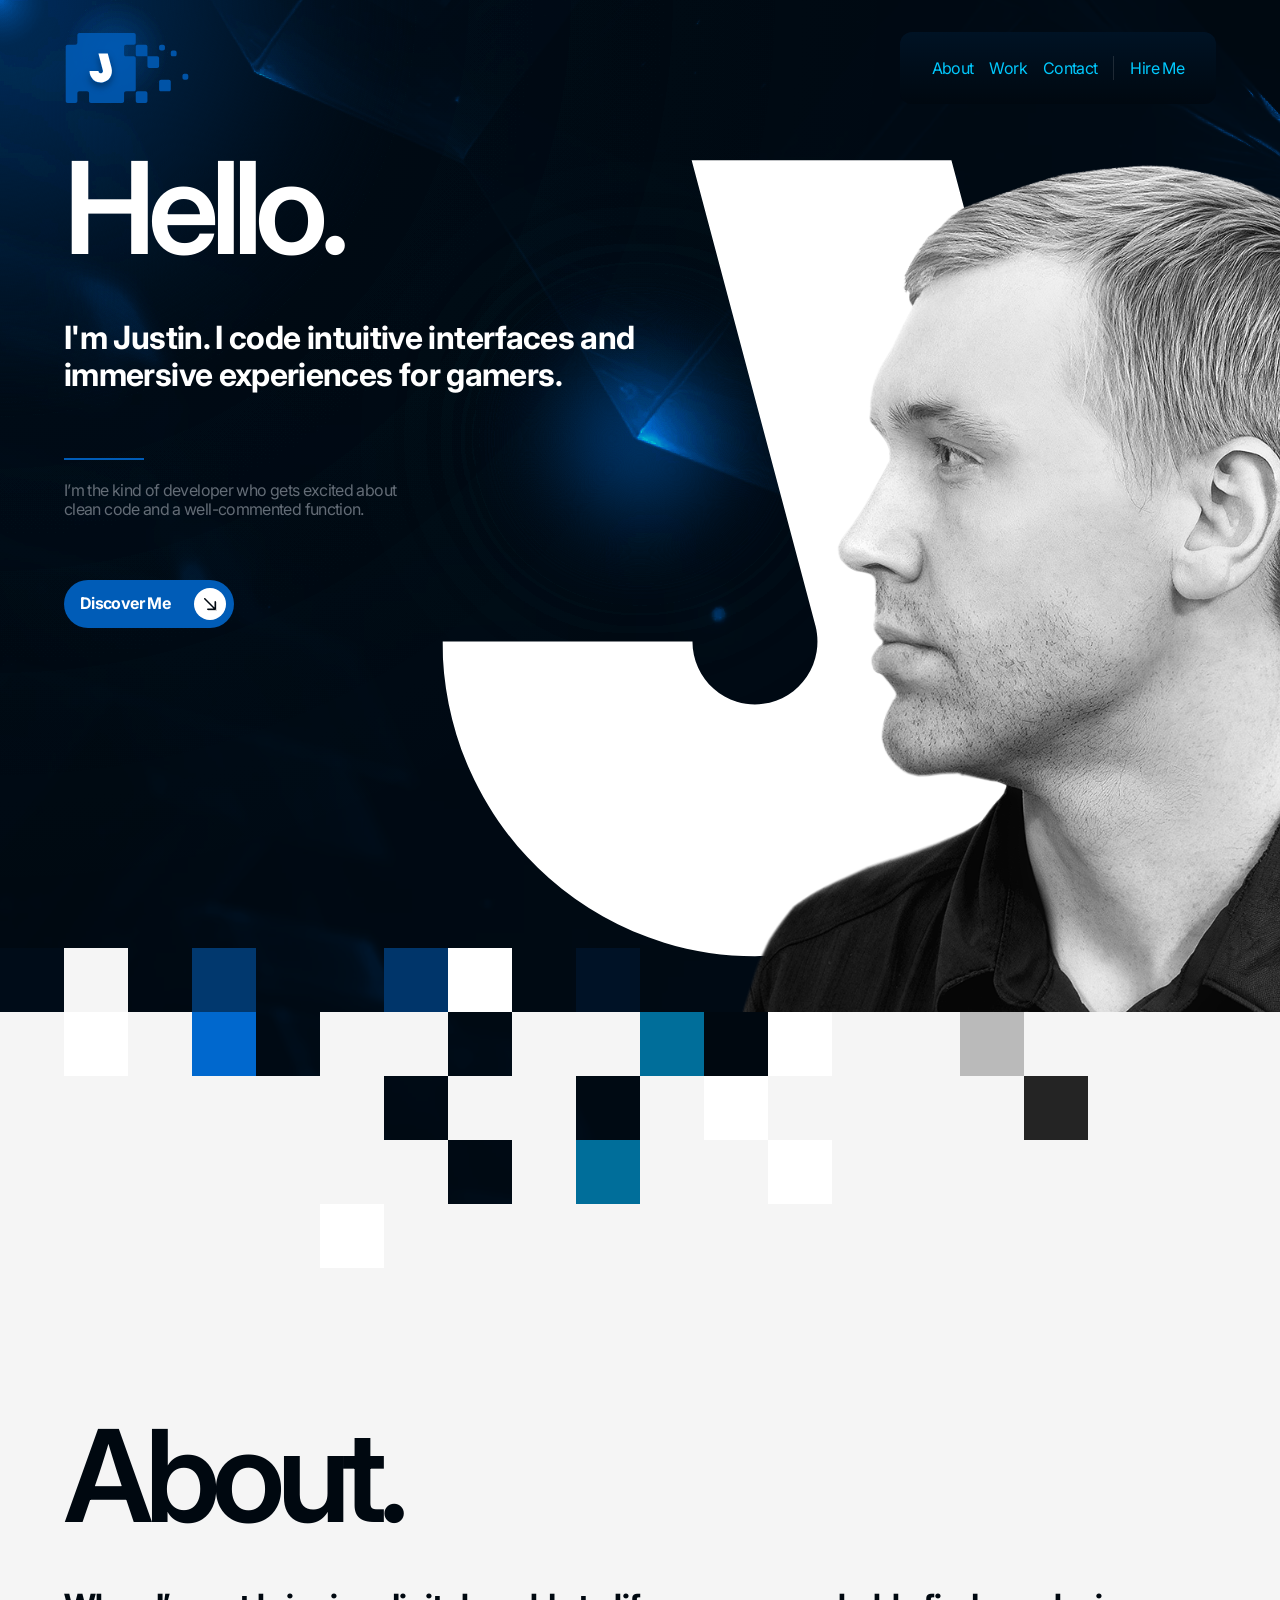
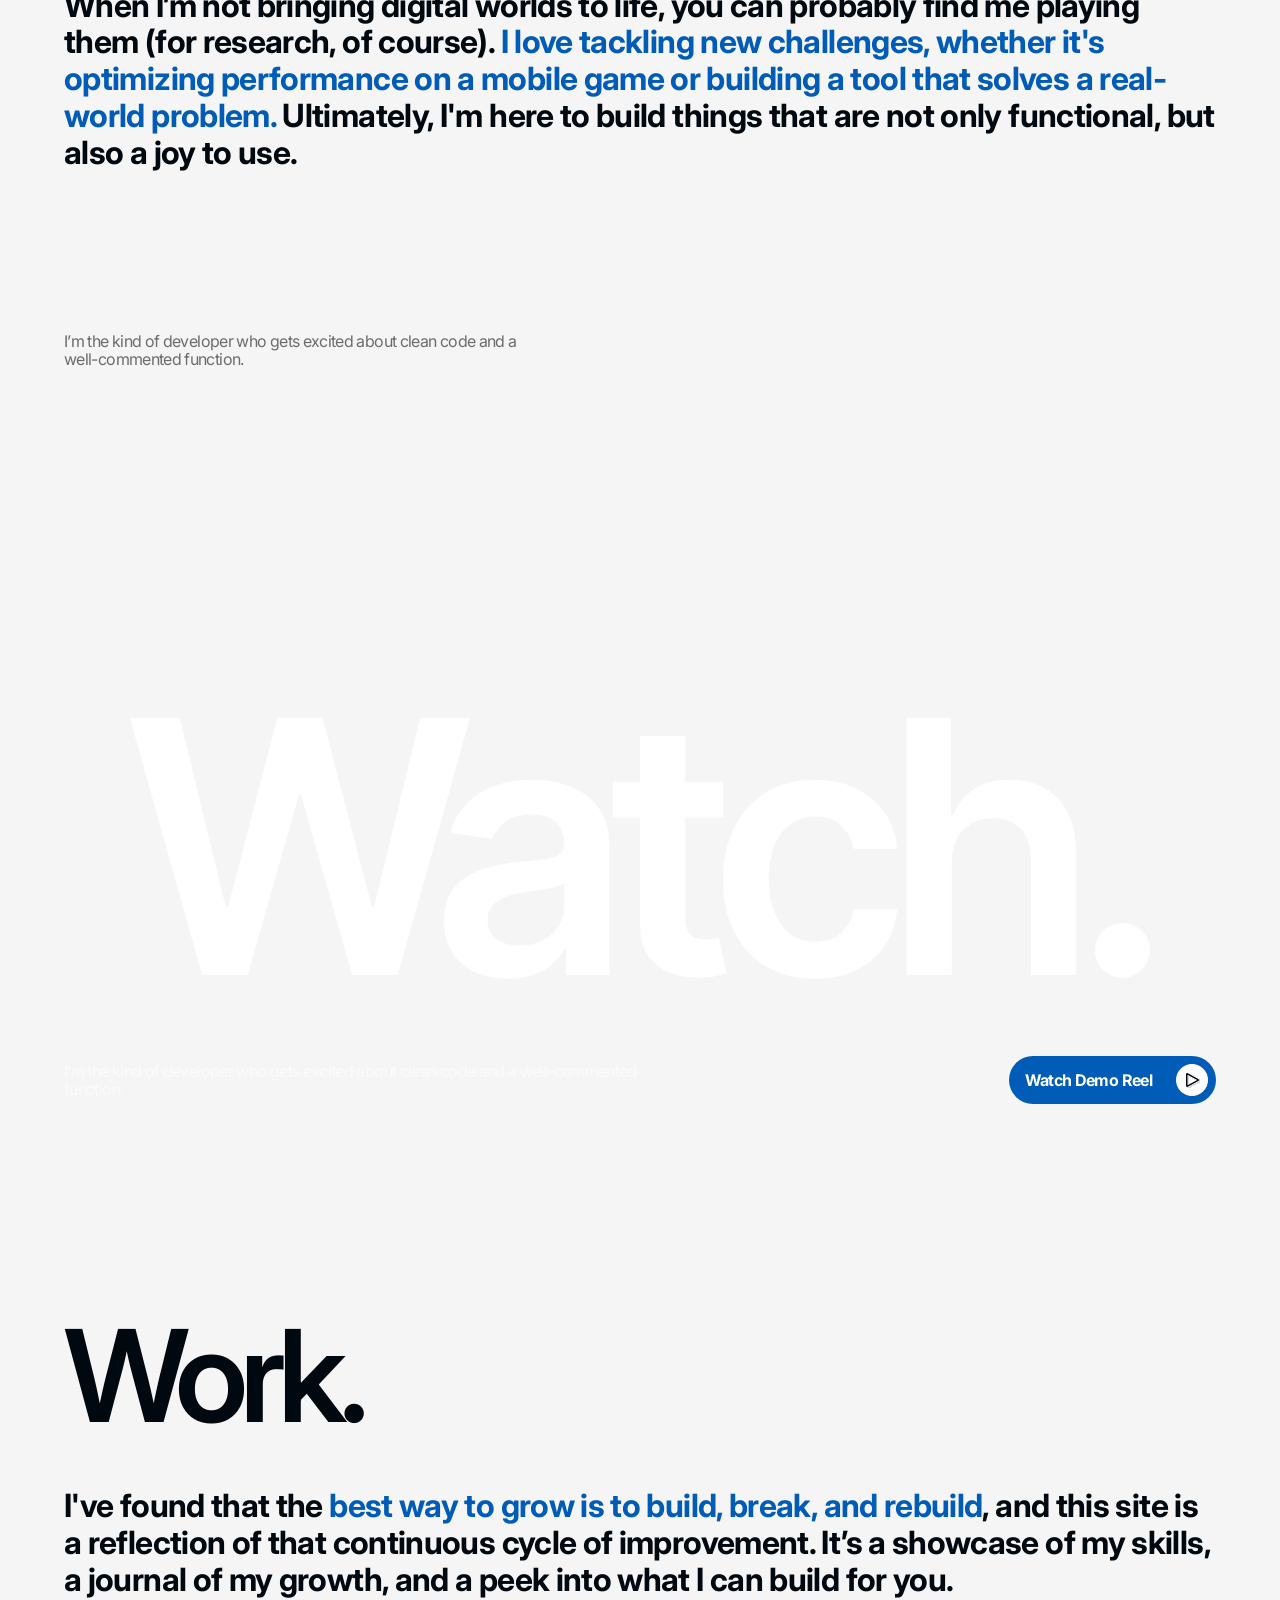
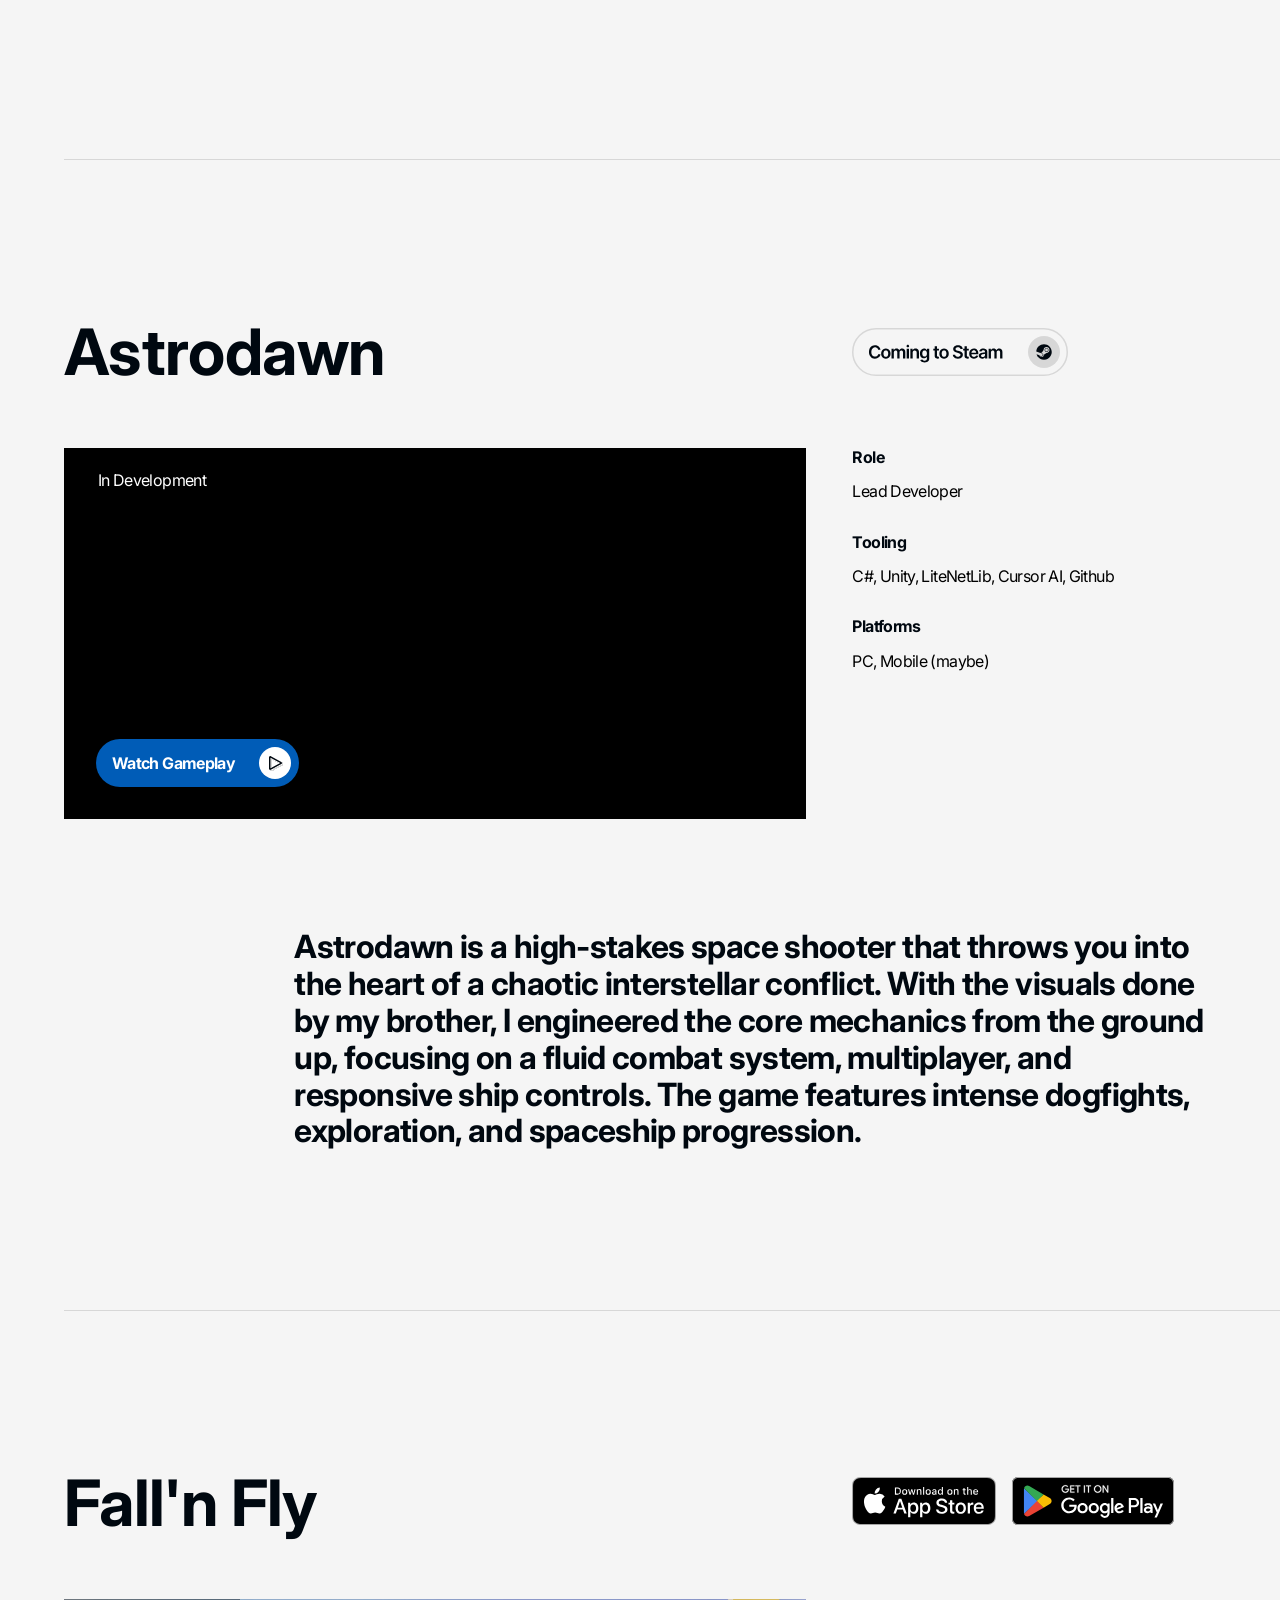
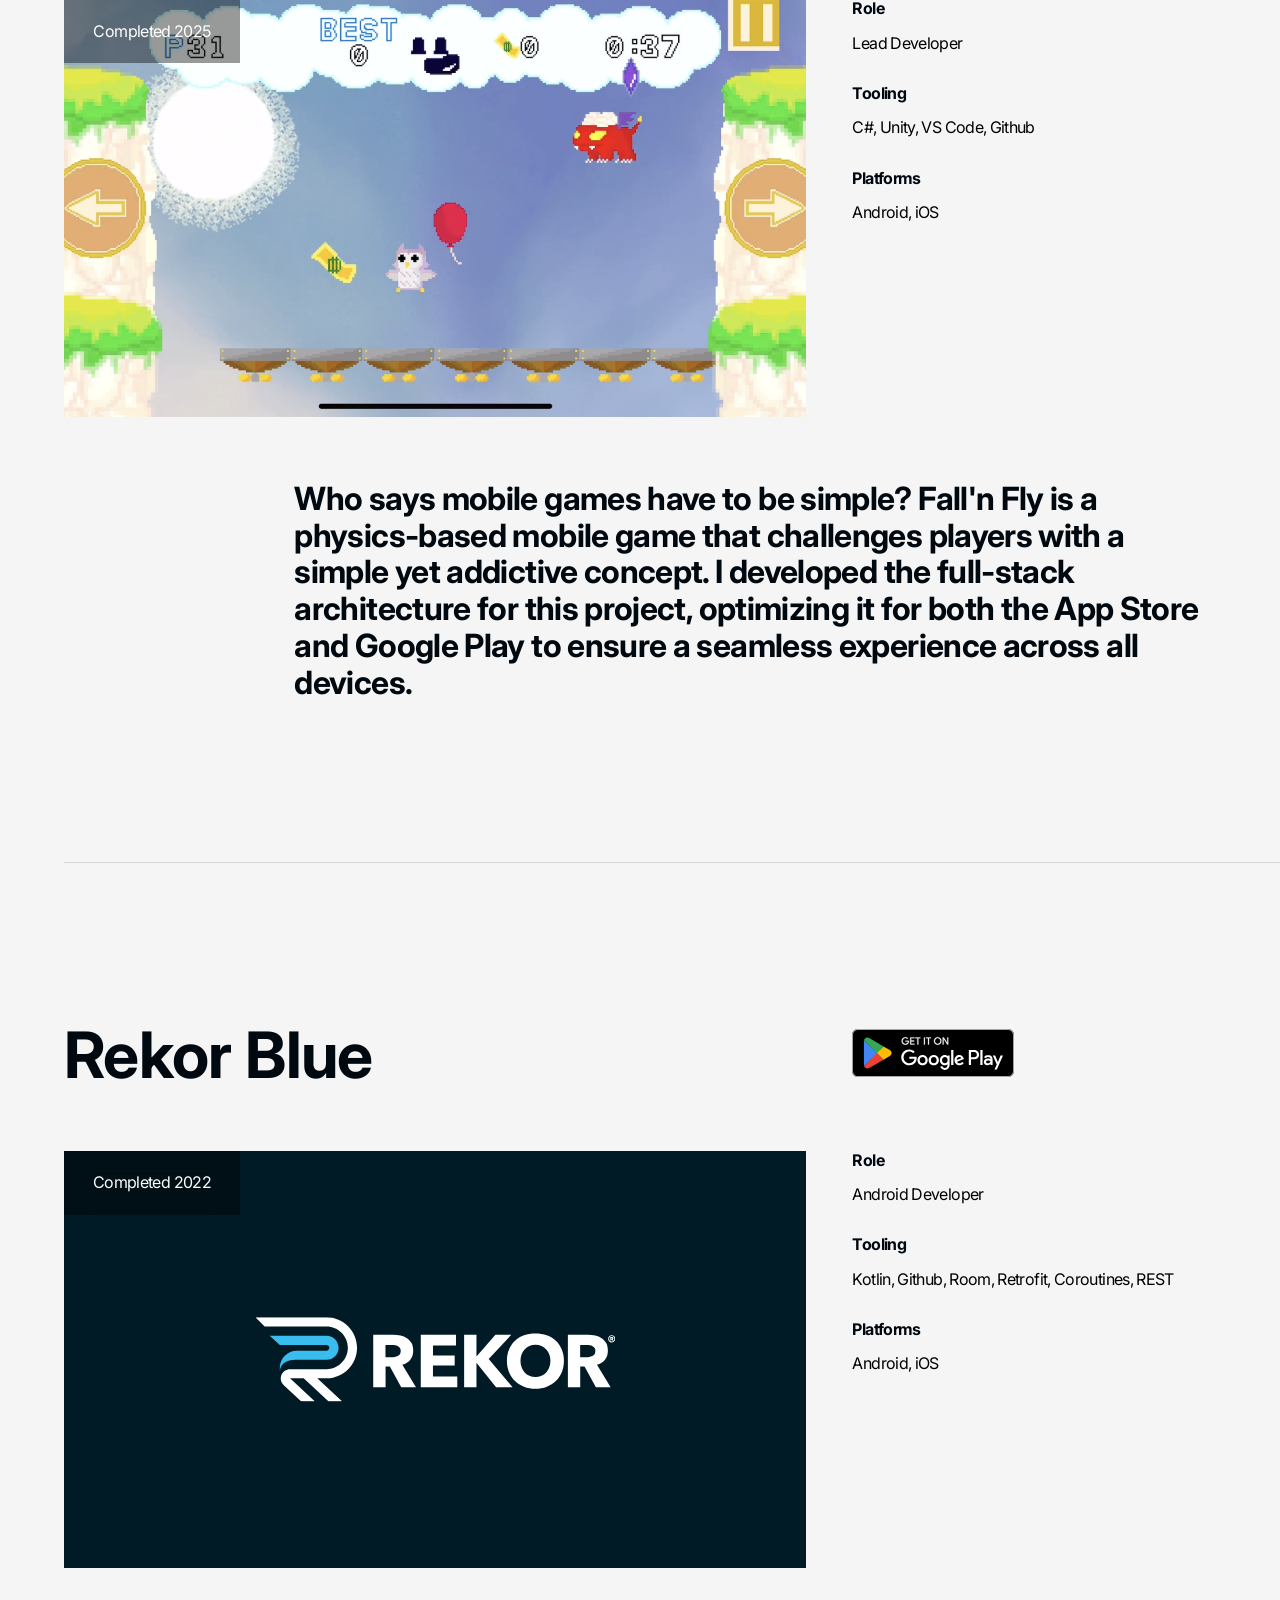
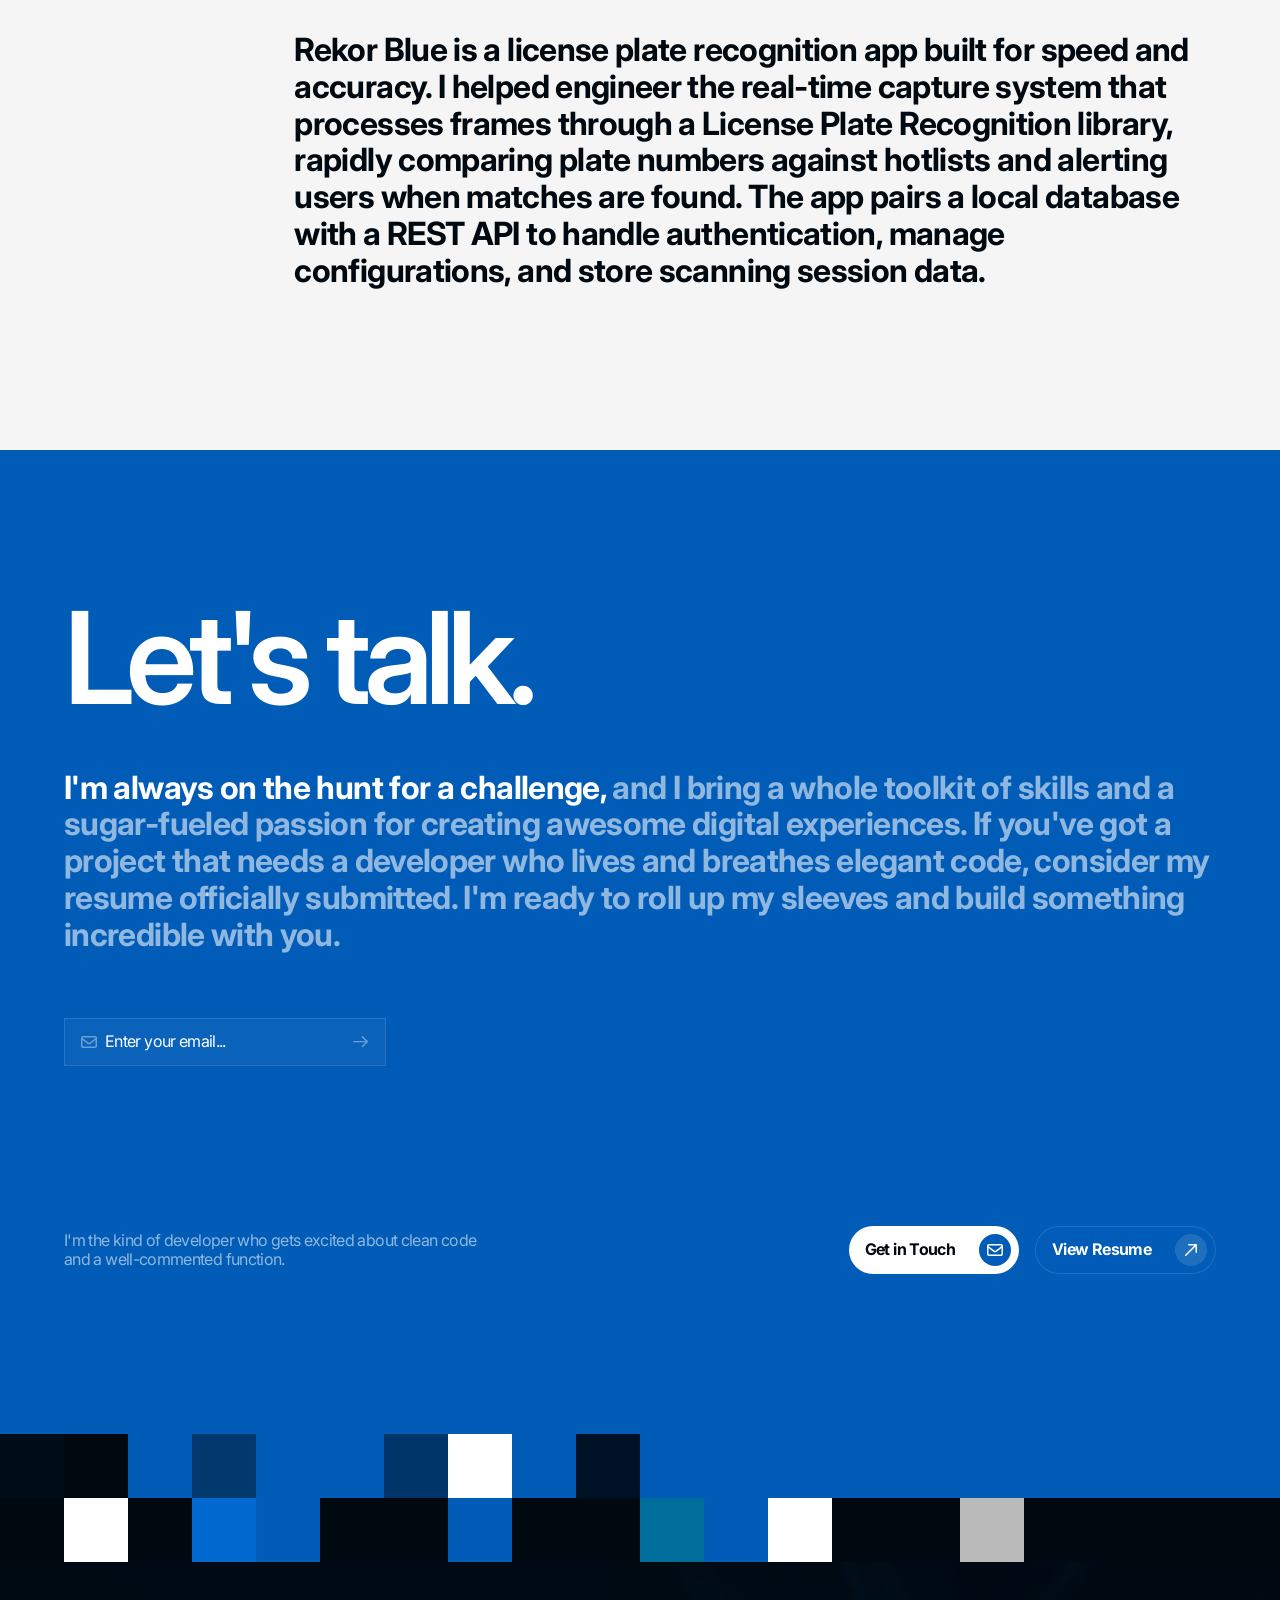
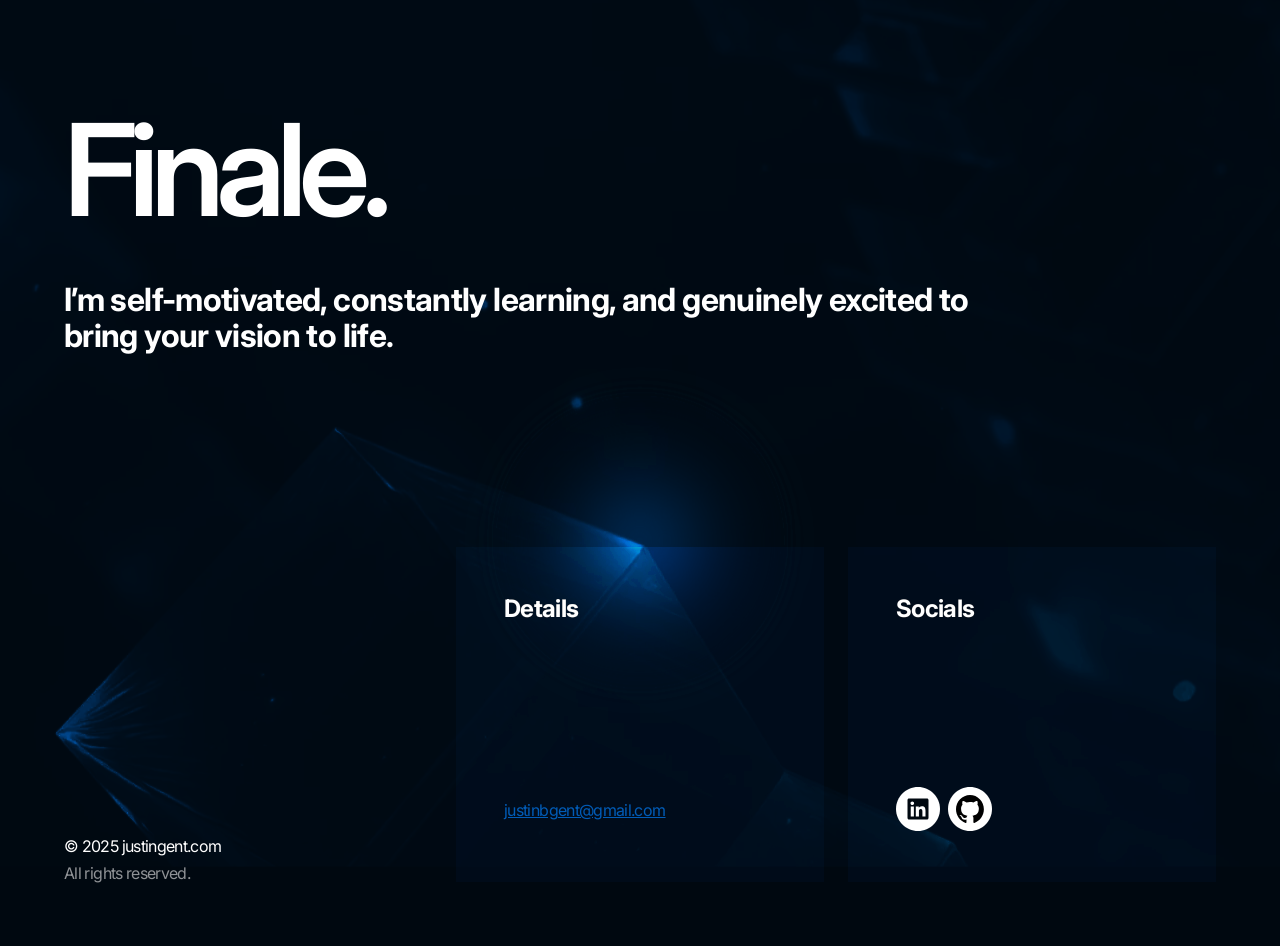
<file: index.html>
<!DOCTYPE html>
<html lang="en">

<head>
    <meta charset="UTF-8">
    <meta name="viewport" content="width=device-width, initial-scale=1.0">

    <title>Justin Gent</title>
    <link rel="preconnect" href="https://fonts.googleapis.com">
    <link rel="preconnect" href="https://fonts.gstatic.com" crossorigin>
    <link rel="stylesheet"
        href="https://fonts.googleapis.com/css2?family=Inter:ital,opsz,wght@0,14..32,100..900;1,14..32,100..900&display=swap">
    <link rel="stylesheet" href="./css/normalize.css">
    <link rel="stylesheet" href="./css/pixel-blocks.css">
    <link rel="stylesheet" href="./css/base.css">
    <link rel="stylesheet" href="./css/logo.css">
    <link rel="stylesheet" href="./css/navigation.css">
    <link rel="stylesheet" href="./css/hero.css">
    <link rel="stylesheet" href="./css/about.css">
    <link rel="stylesheet" href="./css/work.css">
    <link rel="stylesheet" href="./css/contact.css">
    <link rel="stylesheet" href="./css/finale.css">

    <!-- EmailJS SDK -->
    <!-- <script type="text/javascript" src="https://cdn.jsdelivr.net/npm/@emailjs/browser@4/dist/email.min.js"></script> -->
    <script src="./js/navigation.js"></script>
    <script src="./js/buttons.js"></script>
    <!-- <script src="./js/contact.js"></script> -->
</head>

<body>
    <div id="page-wrapper">
        <div id="navigation">
            <div id="logo">
                <img id="logo-img" src="./assets/logo.svg" alt="Logo">
            </div>
            <div id="navigation-items">
                <div id="nav-hideable-items">
                    <a id="about-nav" href="#about-wrapper">About</a>
                    <a id="work-nav" href="#work-wrapper">Work</a>
                    <a id="contact-nav" href="#contact-wrapper">Contact</a>
                </div>
                <div id="nav-visible-items">
                    <div id="divider-nav"></div>
                    <a id="hire-me-nav" href="./assets/Resume.pdf">Hire Me</a>
                    <img id="nav-menu-button" src="./assets/sandwich_padded.svg" alt="Menu Button">
                </div>
            </div>
        </div>

        <div id="hero-wrapper">
            <div id="hero-content">
                <div id="hero-text">
                    <h1>Hello.</h1>
                    <h3>I'm Justin. I code intuitive interfaces and immersive experiences for gamers.</h3>
                    <div id="divider-hero"></div>
                    <p>I’m the kind of developer who gets excited about clean code and a well-commented function.</p>
                    <div id="discover-me-button" class="button">
                        <h4>Discover Me</h4>
                        <img src="./assets/down_right_arrow_white.svg" alt="Down Right Arrow">
                    </div>
                </div>
            </div>
            <img id="hero-bg-img" src="./assets/hero_bg.webp" alt="Hero background">
            <div id="hero-bg-gradient-overlay"></div>
            <div id="gradient-overlay"></div>
            <div id="hero-bg-gradient-overlay-top-left"></div>
            <div id="hero-bg-gradient-overlay-bottom"></div>
            <div id="pixel-blocks-margin-top"></div>
            <div class="pixel-blocks">
                <div class="block-row">
                    <div class="square" id="square-1"></div>
                    <div class="square" id="square-2"></div>
                    <div class="square" id="square-3"></div>
                    <div class="square" id="square-4"></div>
                    <div class="square" id="square-5"></div>
                    <div class="square" id="square-6"></div>
                    <div class="square" id="square-7"></div>
                    <div class="square" id="square-8"></div>
                    <div class="square" id="square-9"></div>
                    <div class="square" id="square-10"></div>
                    <div class="square" id="square-11"></div>
                    <div class="square" id="square-12"></div>
                    <div class="square" id="square-13"></div>
                    <div class="square" id="square-14"></div>
                    <div class="square" id="square-15"></div>
                    <div class="square" id="square-16"></div>
                    <div class="square" id="square-17"></div>
                    <div class="square" id="square-18"></div>
                    <div class="square" id="square-19"></div>
                    <div class="square" id="square-20"></div>
                </div>
                <div class="block-row">
                    <div class="square" id="square-21"></div>
                    <div class="square" id="square-22"></div>
                    <div class="square" id="square-23"></div>
                    <div class="square" id="square-24"></div>
                    <div class="square" id="square-25"></div>
                    <div class="square" id="square-26"></div>
                    <div class="square" id="square-27"></div>
                    <div class="square" id="square-28"></div>
                    <div class="square" id="square-29"></div>
                    <div class="square" id="square-30"></div>
                    <div class="square" id="square-31"></div>
                    <div class="square" id="square-32"></div>
                    <div class="square" id="square-33"></div>
                    <div class="square" id="square-34"></div>
                    <div class="square" id="square-35"></div>
                    <div class="square" id="square-36"></div>
                    <div class="square" id="square-37"></div>
                    <div class="square" id="square-38"></div>
                    <div class="square" id="square-39"></div>
                    <div class="square" id="square-40"></div>
                </div>
                <div class="block-row">
                    <div class="square" id="square-41"></div>
                    <div class="square" id="square-42"></div>
                    <div class="square" id="square-43"></div>
                    <div class="square" id="square-44"></div>
                    <div class="square" id="square-45"></div>
                    <div class="square" id="square-46"></div>
                    <div class="square" id="square-47"></div>
                    <div class="square" id="square-48"></div>
                    <div class="square" id="square-49"></div>
                    <div class="square" id="square-50"></div>
                    <div class="square" id="square-51"></div>
                    <div class="square" id="square-52"></div>
                    <div class="square" id="square-53"></div>
                    <div class="square" id="square-54"></div>
                    <div class="square" id="square-55"></div>
                    <div class="square" id="square-56"></div>
                    <div class="square" id="square-57"></div>
                    <div class="square" id="square-58"></div>
                    <div class="square" id="square-59"></div>
                    <div class="square" id="square-60"></div>
                </div>
                <div class="block-row">
                    <div class="square" id="square-61"></div>
                    <div class="square" id="square-62"></div>
                    <div class="square" id="square-63"></div>
                    <div class="square" id="square-64"></div>
                    <div class="square" id="square-65"></div>
                    <div class="square" id="square-66"></div>
                    <div class="square" id="square-67"></div>
                    <div class="square" id="square-68"></div>
                    <div class="square" id="square-69"></div>
                    <div class="square" id="square-70"></div>
                    <div class="square" id="square-71"></div>
                    <div class="square" id="square-72"></div>
                    <div class="square" id="square-73"></div>
                    <div class="square" id="square-74"></div>
                    <div class="square" id="square-75"></div>
                    <div class="square" id="square-76"></div>
                    <div class="square" id="square-77"></div>
                    <div class="square" id="square-78"></div>
                    <div class="square" id="square-79"></div>
                    <div class="square" id="square-80"></div>
                </div>
                <div class="block-row">
                    <div class="square" id="square-81"></div>
                    <div class="square" id="square-82"></div>
                    <div class="square" id="square-83"></div>
                    <div class="square" id="square-84"></div>
                    <div class="square" id="square-85"></div>
                    <div class="square" id="square-86"></div>
                    <div class="square" id="square-87"></div>
                    <div class="square" id="square-88"></div>
                    <div class="square" id="square-89"></div>
                    <div class="square" id="square-90"></div>
                    <div class="square" id="square-91"></div>
                    <div class="square" id="square-92"></div>
                    <div class="square" id="square-93"></div>
                    <div class="square" id="square-94"></div>
                    <div class="square" id="square-95"></div>
                    <div class="square" id="square-96"></div>
                    <div class="square" id="square-97"></div>
                    <div class="square" id="square-98"></div>
                    <div class="square" id="square-99"></div>
                    <div class="square" id="square-100"></div>
                </div>
            </div>
            <div id="midground-img-container">
                <img id="union-img" src="./assets/Union.svg" alt="Union">
                <img id="portrait-img" src="./assets/portrait.png" alt="Portrait">
            </div>
        </div>

        <div id="about-wrapper">
            <div id="about-content">
                <h1>About.</h1>
                <h3>When I’m not bringing digital worlds to life, you can probably find me playing them (for research,
                    of course). <span class="highlight-blue">I love tackling new challenges, whether it's optimizing
                        performance on a mobile game or
                        building a tool that solves a real-world problem.</span> Ultimately, I'm here to build things
                    that are not
                    only functional, but also a joy to use.</h3>
                <div id="about-content-button-wrapper" class="button-layout">
                    <p>I’m the kind of developer who gets excited about clean code and a well-commented function.</p>
                    <div id="view-my-work-button" class="button">
                        <h4>View My Work</h4>
                        <img src="./assets/down_right_arrow_blue.svg" alt="Down Right Arrow">
                    </div>
                </div>
            </div>
            <div id="about-video-wrapper">
                <video id="about-video" src="./assets/SI-website-video-02.mp4" muted></video>
                <img id="watch-img" src="./assets/Watch.svg" alt="Watch.">
                <div id="about-video-button-wrapper" class="button-layout">
                    <p>I’m the kind of developer who gets excited about clean code and a well-commented function.
                    </p>
                    <div id="watch-demo-reel-button" class="button">
                        <h4>Watch Demo Reel</h4>
                        <img src="./assets/play_graphic.svg" alt="Play Button">
                    </div>
                </div>
            </div>
        </div>

        <div id="work-wrapper">
            <div id="work-content">
                <div id="work-content-header">
                    <h1>Work.</h1>
                    <h3>I've found that the <span class="highlight-blue">best way to grow is to build, break, and
                            rebuild</span>, and this site is a reflection of that continuous cycle of improvement. It’s
                        a showcase of my skills, a journal of my growth, and a peek into what I can build for you.</h3>
                </div>
                <div id="work-divider"></div>
                <div class="work-section">
                    <h2>Astrodawn</h2>
                    <img id="steam-button" src="./assets/steam_button.svg" alt="Steam Button">
                    <div class="section-focus">
                        <div class="section-start">
                            <div id="work-video-wrapper">
                                <video id="work-si-video" src="./assets/SI-website-video-02.mp4" muted autoplay="true"
                                    loop></video>
                                <p>In Development</p>
                                <a id="watch-gameplay-button" class="button"
                                    href="https://www.youtube.com/watch?v=bsVMCfSxPXY">
                                    <h4>Watch Gameplay</h4>
                                    <img src="./assets/play_graphic.svg" alt="Play Button">
                                </a>
                            </div>
                        </div>
                        <div class="section-end">
                            <div class="role">
                                <h6>Role</h6>
                                <p>Lead Developer</p>
                            </div>
                            <div class="tooling">
                                <h6>Tooling</h6>
                                <p>C#, Unity, LiteNetLib, Cursor AI, Github</p>
                            </div>
                            <div class="platforms">
                                <h6>Platforms</h6>
                                <p>PC, Mobile (maybe)</p>
                            </div>
                        </div>
                    </div>
                    <div class="work-description">
                        <h3>Astrodawn is a high-stakes space shooter that throws you into the heart of a chaotic
                            interstellar conflict. With the visuals done by my brother, I engineered the core mechanics
                            from the ground up, focusing on a fluid combat system, multiplayer, and responsive ship
                            controls. The game features intense dogfights, exploration, and spaceship progression.</h3>
                    </div>
                </div>
                <div id="work-divider"></div>
                <div class="work-section">
                    <h2>Fall'n Fly</h2>
                    <div class="mobile-store-buttons">
                        <a href="https://apps.apple.com/us/app/falln-fly/id6740153691" target="_blank"
                            rel="noopener noreferrer">
                            <img src="./assets/ios_app_store.svg" alt="App Store">
                        </a>
                        <a href="https://play.google.com/store/apps/details?id=fallnfly.megalith" target="_blank"
                            rel="noopener noreferrer">
                            <img src="./assets/play_store.svg" alt="Google Play">
                        </a>
                    </div>
                    <div class="section-focus">
                        <div class="section-start">
                            <div id="fallnfly-display" class="work-img-container">
                                <img id="fallnfly-img" src="./assets/fallnfly.png" alt="Fall'n Fly">
                                <p>Completed 2025</p>
                                <!-- <div class="button">
                                    <h4>Watch Gameplay</h4>
                                    <img src="./assets/play_graphic.svg" alt="Play Button">
                                </div> -->
                            </div>
                        </div>
                        <div class="section-end">
                            <div class="role">
                                <h6>Role</h6>
                                <p>Lead Developer</p>
                            </div>
                            <div class="tooling">
                                <h6>Tooling</h6>
                                <p>C#, Unity, VS Code, Github</p>
                            </div>
                            <div class="platforms">
                                <h6>Platforms</h6>
                                <p>Android, iOS</p>
                            </div>
                        </div>
                    </div>
                    <div class="work-description">
                        <h3>Who says mobile games have to be simple? Fall'n Fly is a physics-based mobile game that
                            challenges players with a simple yet addictive concept. I developed the full-stack
                            architecture for this project, optimizing it for both the App Store and Google Play to
                            ensure a seamless experience across all devices.</h3>
                    </div>
                </div>
                <div id="work-divider"></div>
                <div class="work-section">
                    <h2>Rekor Blue</h2>
                    <div class="mobile-store-buttons">
                        <a href="https://play.google.com/store/apps/details?id=ai.rekor.rekorblue" target="_blank"
                            rel="noopener noreferrer">
                            <img src="./assets/play_store.svg" alt="Google Play">
                        </a>
                    </div>
                    <div class="section-focus">
                        <div class="section-start">
                            <div id="rekor-display" class="work-img-container">
                                <img src="./assets/rekor.svg" alt="Rekor Blue">
                                <p>Completed 2022</p>
                            </div>
                        </div>
                        <div class="section-end">
                            <div class="role">
                                <h6>Role</h6>
                                <p>Android Developer</p>
                            </div>
                            <div class="tooling">
                                <h6>Tooling</h6>
                                <p>Kotlin, Github, Room, Retrofit, Coroutines, REST</p>
                            </div>
                            <div class="platforms">
                                <h6>Platforms</h6>
                                <p>Android, iOS</p>
                            </div>
                        </div>
                    </div>
                    <div class="work-description">
                        <h3>Rekor Blue is a license plate recognition app built for speed and accuracy. I helped
                            engineer the real-time capture system that processes frames through a License Plate
                            Recognition library, rapidly comparing plate numbers against hotlists and alerting users
                            when matches are found. The app pairs a local database with a REST API to handle
                            authentication, manage configurations, and store scanning session data.
                        </h3>
                        <!-- <h3>I contributed to the development of Rekor Blue, an Android application designed for license
                            plate recognition. My work focused on integrating and optimizing CameraX to capture and
                            process frames, interfacing with a License Plate Recognition library via the JNI framework
                            for efficient real-time processing. I designed and implemented a Room database to manage
                            license plate reads, hot lists, and related data, ensuring robust data storage and
                            retrieval. Additionally, I developed REST API integrations to handle user authentication,
                            upload plate reads, download hot lists, and manage configuration files (including
                            downloading and extracting zip files). I also contributed to building application settings
                            and other core functionalities, enhancing the app's performance and user experience.</h3> -->
                    </div>
                </div>
            </div>
        </div>

        <div id="contact-wrapper">
            <div id="contact-content">
                <h1>Let's talk.</h1>
                <h3>I'm always on the hunt for a challenge, <span>and I bring a whole toolkit of skills
                        and a
                        sugar-fueled passion for creating awesome digital experiences. If you've got a project that
                        needs a
                        developer who lives and breathes elegant code, consider my resume officially submitted. I'm
                        ready to
                        roll up my sleeves and build something incredible with you.</span></h3>
                <div class="input-wrapper">
                    <img id="mail-icon" src="./assets/mail_no_bg.svg" alt="Mail Button">
                    <p id="email-input" contenteditable="true">Enter your email...</p>
                    <img id="right-arrow-icon" src="./assets/right_arrow.svg" alt="Right Arrow Button">
                </div>
                <div id="contact-bottom">
                    <p>I'm the kind of developer who gets excited about clean code and a well-commented function.
                    </p>
                    <div id="contact-buttons">
                        <a id="get-in-touch-button" class="button" href="mailto:justinbgent@gmail.com">
                            <h4>Get in Touch</h4>
                            <img src="./assets/mail_blue_bg.svg" alt="Mail Button">
                        </a>
                        <a id="resume-button" class="button" href="./assets/Resume.pdf">
                            <h4>View Resume</h4>
                            <img src="./assets/up_right_arrow.svg" alt="Up Right Arrow Button">
                        </a>
                    </div>
                </div>
            </div>
            <div class="pixel-blocks">
                <div class="block-row">
                    <div class="square" id="square-101"></div>
                    <div class="square" id="square-102"></div>
                    <div class="square" id="square-103"></div>
                    <div class="square" id="square-104"></div>
                    <div class="square" id="square-105"></div>
                    <div class="square" id="square-106"></div>
                    <div class="square" id="square-107"></div>
                    <div class="square" id="square-108"></div>
                    <div class="square" id="square-109"></div>
                    <div class="square" id="square-110"></div>
                    <div class="square" id="square-111"></div>
                    <div class="square" id="square-112"></div>
                    <div class="square" id="square-113"></div>
                    <div class="square" id="square-114"></div>
                    <div class="square" id="square-115"></div>
                    <div class="square" id="square-116"></div>
                    <div class="square" id="square-117"></div>
                    <div class="square" id="square-118"></div>
                    <div class="square" id="square-119"></div>
                    <div class="square" id="square-120"></div>
                </div>
                <div class="block-row">
                    <div class="square" id="square-121"></div>
                    <div class="square" id="square-122"></div>
                    <div class="square" id="square-123"></div>
                    <div class="square" id="square-124"></div>
                    <div class="square" id="square-125"></div>
                    <div class="square" id="square-126"></div>
                    <div class="square" id="square-127"></div>
                    <div class="square" id="square-128"></div>
                    <div class="square" id="square-129"></div>
                    <div class="square" id="square-130"></div>
                    <div class="square" id="square-131"></div>
                    <div class="square" id="square-132"></div>
                    <div class="square" id="square-133"></div>
                    <div class="square" id="square-134"></div>
                    <div class="square" id="square-135"></div>
                    <div class="square" id="square-136"></div>
                    <div class="square" id="square-137"></div>
                    <div class="square" id="square-138"></div>
                    <div class="square" id="square-139"></div>
                    <div class="square" id="square-140"></div>
                </div>
            </div>
        </div>

        <div id="finale-wrapper">
            <img id="finale-bg-img" src="./assets/finale_bg.webp" alt="Finale Image">
            <div id="finale-bg-gradient-overlay"></div>
            <div id="finale-content">
                <h1>Finale.</h1>
                <h3>I’m self-motivated, constantly learning, and genuinely excited to bring your vision to life.
                </h3>
                <div id="finale-bottom">
                    <div id="finale-box-1">
                        <div id="legal-info">
                            <p id="legal-info-copyright">© 2025 justingent.com</p>
                            <p id="legal-info-rights">All rights reserved.</p>
                        </div>
                    </div>
                    <div id="finale-box-2">
                        <div class="finale-box-background"></div>
                        <h5>Details</h5>
                        <a href="mailto:justinbgent@gmail.com">justinbgent@gmail.com</a>
                    </div>
                    <div id="finale-box-3">
                        <div class="finale-box-background"></div>
                        <h5>Socials</h5>
                        <div id="socials">
                            <a id="linkedin" href="https://www.linkedin.com/in/justinbgent/" target="_blank"
                                rel="noopener noreferrer">
                                <img src="./assets/linkedin.svg" alt="LinkedIn">
                            </a>
                            <a id="github" href="https://github.com/justinbgent" target="_blank"
                                rel="noopener noreferrer">
                                <img id="github-bg" src="./assets/bg.svg" alt="GitHub Background">
                                <img id="github-icon" src="./assets/github.svg" alt="GitHub">
                            </a>
                        </div>
                    </div>
                </div>
            </div>
        </div>

    </div>

</body>

</html>
</file>
<file: css/pixel-blocks.css>
.pixel-blocks {
    position: relative;
    display: flex;
    flex-direction: column;
    width: 100%;
    height: auto;
    aspect-ratio: 4 / 1;
    z-index: 400;
}

.block-row {
    position: relative;
    display: flex;
    flex-direction: row;
    width: 100%;
    height: 20%;
}

.square {
    position: relative;
    width: 5%;
    height: auto;
    aspect-ratio: 1 / 1;
}

/* #region hero blocks */
#square-2,
#square-21,
#square-23,
#square-26,
#square-27,
#square-29,
#square-30,
#square-34,
#square-35,
#square-37,
#square-38,
#square-39,
#square-40,
#square-41,
#square-42,
#square-43,
#square-44,
#square-45,
#square-46,
#square-48,
#square-49,
#square-51,
#square-53,
#square-54,
#square-55,
#square-56,
#square-58,
#square-59,
#square-60,
#square-61,
#square-62,
#square-63,
#square-64,
#square-65,
#square-66,
#square-67,
#square-69,
#square-71,
#square-72,
#square-74,
#square-75,
#square-76,
#square-77,
#square-78,
#square-79,
#square-80,
#square-81,
#square-82,
#square-83,
#square-84,
#square-85,
#square-87,
#square-88,
#square-89,
#square-90,
#square-91,
#square-92,
#square-93,
#square-94,
#square-95,
#square-96,
#square-97,
#square-98,
#square-99,
#square-100 {
    background-color: rgba(245, 245, 245, 1);
}

#square-8,
#square-22,
#square-33,
#square-52,
#square-73,
#square-86 {
    background-color: rgba(255, 255, 255, 1);
}

#square-31,
#square-70 {
    background-color: rgba(0, 110, 154, 1);
}

#square-1 {
    background-color: rgba(0, 12, 24, 1);
}

#square-32 {
    background-color: rgba(0, 8, 16, 1);
}

#square-24 {
    background-color: rgba(0, 104, 206, 1);
}

#square-36 {
    background-color: rgba(186, 186, 186, 1);
}

#square-57 {
    background-color: rgba(36, 36, 36, 1);
}

#square-4 {
    background-color: rgba(1, 56, 110, 1);
}

#square-7 {
    background-color: rgba(0, 53, 106, 1);
}

#square-10 {
    background-color: rgba(0, 18, 38, 1);
}

/* #endregion hero blocks */

/* #region contact blocks */
#square-102,
#square-121,
#square-123,
#square-126,
#square-127,
#square-129,
#square-130,
#square-134,
#square-135,
#square-137,
#square-138,
#square-139,
#square-140 {
    background-color: rgba(0, 8, 16, 1);
}

#square-110 {
    background-color: rgba(0, 18, 38, 1);
}

#square-108,
#square-122,
#square-133 {
    background-color: rgba(255, 255, 255, 1);
}

#square-101 {
    background-color: rgba(0, 12, 24, 1);
}

#square-104 {
    background-color: rgba(1, 56, 110, 1);
}

#square-107 {
    background-color: rgba(0, 53, 106, 1);
}

#square-124 {
    background-color: rgba(0, 104, 206, 1);
}

#square-131 {
    background-color: rgba(0, 110, 154, 1);
}

#square-136 {
    background-color: rgba(186, 186, 186, 1);
}

/* #endregion contact blocks */
</file>
<file: css/base.css>
*,
*::before,
*::after {
    box-sizing: border-box;
}

body {
    margin: 0;
    padding: 0;
    overflow-x: hidden;
    background-color: rgba(0, 8, 16, 1);
}

#page-wrapper {
    position: relative;
    width: 100%;
    max-width: 1640px;
    height: 100%;
    display: flex;
    flex-direction: column;
    align-items: center;
    margin-left: auto;
    margin-right: auto;
    background-color: rgba(0, 8, 16, 1);
    z-index: 100;
}

h1 {
    width: fit-content;
    height: 6rem;

    font-weight: 600;
    font-size: 8rem;
    letter-spacing: -0.5rem;
    font-style: normal;
    text-transform: none;
    line-height: 0.75;

    hanging-punctuation: first last;
    -webkit-hanging-punctuation: first last;
    -moz-hanging-punctuation: first last;
    -ms-hanging-punctuation: first last;
    -o-hanging-punctuation: first last;
}

h1,
h3,
h4 {
    font-family: "Inter", sans-serif;
    color: rgba(255, 255, 255, 1);
    margin: 0;
}

h2 {
    font-size: 4rem;
    font-family: "Inter", sans-serif;
    color: rgba(0, 8, 16, 1);
    line-height: 1;
    letter-spacing: -0.04rem;
    margin: 0;
    padding: 0;
}

h3 {
    font-size: 2rem;
    letter-spacing: -0.04rem;
}

h4 {
    font-size: 1rem;
    letter-spacing: -0.04rem;
}

h5 {
    font-family: "Inter", sans-serif;
    color: rgba(255, 255, 255, 1);
    font-size: 1.5rem;
    margin: 0;
    letter-spacing: -0.04rem;
}

h6 {
    font-family: "Inter", sans-serif;
    color: rgba(0, 8, 16, 1);
    font-size: 1rem;
    margin: 0 0 1rem 0;
    letter-spacing: -0.04rem;
}

a,
p {
    font-family: "Inter", sans-serif;
    font-size: 1rem;
    margin: 0;
    letter-spacing: -0.04rem;
}

.highlight-blue {
    color: rgba(0, 92, 183, 1);
}


/* #region button */
.button {
    position: relative;
    width: fit-content;
    height: 3rem;
    display: flex;
    gap: 1.5rem;
    justify-content: space-between;
    align-items: center;
    padding-left: 1rem;
    background: #005CB7;
    border-radius: 48px;
    cursor: pointer;
    z-index: 400;
    text-decoration: none;
}

.button h4 {
    position: relative;
    width: fit-content;
    height: fit-content;
    pointer-events: none;
    user-select: none;
}

.button img {
    position: relative;
    width: auto;
    height: 2rem;
    margin-right: 0.5rem;
}

.button:focus {
    outline: 2px solid #005CB7;
    outline-offset: 2px;
}

.button-layout {
    position: relative;
    display: flex;
    flex-direction: row;
    width: calc(100% - 8rem);
    height: fit-content;
    margin: 0;
    align-items: center center;
    justify-content: space-between;
}

.button-layout p {
    width: 50%;
    height: fit-content;
}

.button-layout .button {
    position: relative;
    margin: 0;
}

/* #endregion button */

.hidden {
    display: none;
    visibility: hidden;
    opacity: 0;
    transition: all 0.3s ease-in-out;
    pointer-events: none;
    user-select: none;
    cursor: not-allowed;
}

/* Tablet */
@media (max-width: 991px) {
    h1 {
        letter-spacing: -0.3rem;
    }
}

/* Mobile (May actually want this a bit smaller in width) */
@media (max-width: 890px) {

    h1 {
        font-size: 4.5rem;
        letter-spacing: -0.25rem;
        height: 3.5rem;
    }

    h2 {
        font-size: 3rem;
    }

    h3 {
        font-size: 1.5rem;
    }

    p {
        font-size: 1rem;
    }
}
</file>
<file: css/logo.css>
#logo {
    position: relative;
    display: flex;
    width: auto;
    height: 100%;
    aspect-ratio: 7/4;
    z-index: 1;
}

#logo-img {
    position: absolute;
    top: 0;
    left: 0;
    width: auto;
    height: 100%;
    z-index: 2;
    background-color: transparent;
    object-fit: contain;
}

/*
Hire Me button can be hidden or take someone to a calendly link or something to get a hold of me.
Get in touch button can do the same thing as the hire me button.
Animate pixel blocks growing into size.

Change fonts:
https://fonts.google.com/selection/embed
https://fonts.google.com/selection?query=inter

How to setup web with git:
https://toroid.org/git-website-howto

https://squoosh.app/

*/
</file>
<file: css/navigation.css>
#navigation {
    position: fixed;
    width: 100%;
    height: 4.5rem;
    /* width: calc(100% - 8rem); */
    max-width: 1640px;
    display: flex;
    flex-direction: row;
    margin-top: 2rem;
    padding-left: 4rem;
    padding-right: 4rem;
    justify-content: space-between;
    align-items: start;
    z-index: 600;
}

#navigation-items {
    display: flex;
    flex-direction: row;
    height: 100%;
    padding: 0 2rem;
    gap: 1rem;
    align-items: center;
    justify-content: center;
    /* isolation: isolate; */
    background: linear-gradient(180deg, rgba(0, 20, 39, 0.88) 0%, rgba(0, 8, 16, 0.88) 100%);
    box-shadow: 0px 32px 48px -40px rgba(0, 0, 0, 0.12);
    backdrop-filter: blur(24px);
    border-radius: 12px;
    overflow: hidden;
}

#navigation-items a {
    position: relative;
    display: inline-block;
    text-decoration: none;
    color: rgba(0, 201, 254, 1);
}

#navigation-items a.active {
    color: rgba(255, 255, 255, 1);
}

#navigation-items a:hover:before {
    content: "";
    position: absolute;
    margin-top: 1.75rem;
    width: 100%;
    border-bottom: 2px solid rgba(243, 243, 243, 1);
    mix-blend-mode: color-dodge;
    box-shadow: 0px 0px 16px 4px rgba(194, 194, 194, 1);
}

#navigation-items a.active:before {
    content: "";
    position: absolute;
    margin-top: 1.75rem;
    width: 100%;
    border-bottom: 2px solid rgba(243, 243, 243, 1);
    mix-blend-mode: color-dodge;
    box-shadow: 0px 0px 16px 4px rgba(194, 194, 194, 1);
}

#nav-hideable-items,
#nav-visible-items {
    display: flex;
    flex-direction: row;
    gap: 1rem;
    height: 100%;
    width: fit-content;
    align-items: center;
}

/* Underline for selected item, may not need box-shadow? */

#divider-nav {
    width: 1px;
    height: 1.5rem;
    background-color: rgba(255, 255, 255, 0.12);
    flex-shrink: 0;
}

#nav-menu-button {
    display: none;
}

/* Tablet */
@media (max-width: 991px) {
    #navigation {
        height: 4rem;
        padding: 0 3rem;
        margin-top: 1.5rem;
    }
}

/* Mobile (May actually want this a bit smaller in width) */
@media (max-width: 890px) {
    #navigation {
        padding: 0 1.5rem;
    }

    #navigation-items {
        padding-left: 1.5rem;
        padding-right: 1rem;
        flex-direction: column;
    }

    #nav-visible-items {
        order: 0;
    }

    #nav-hideable-items {
        display: none;
        order: 1;
    }

    #navigation-items.menu-active {
        height: fit-content;
        padding-top: 1rem;
        padding-bottom: 0.5rem;
    }

    /* Show nav-hideable-items when menu button is active */
    #navigation-items.menu-active #nav-hideable-items {
        display: flex;
        flex-direction: column;
        width: 100%;
        height: fit-content;
        margin-bottom: 1rem;
        align-items: start;
    }

    #navigation-items a.active:before {
        margin-top: 1.25rem;
    }

    #hire-me-nav {
        order: 0;
    }

    #divider-nav {
        order: 1;
    }

    #nav-menu-button {
        display: flex;
        order: 2;
    }
}
</file>
<file: css/hero.css>
#hero-wrapper {
    position: relative;
    display: flex;
    flex-direction: column;
    width: 100%;
    height: fit-content;
    /* height: 83rem; */
    /* max-height: calc(48rem + 35vw); */
    background-color: rgba(0, 8, 16, 1);
    overflow: hidden;
    z-index: 100;
}

#hero-content {
    position: relative;
    display: flex;
    flex-direction: column;
    width: 100%;
    height: 100%;
    overflow: hidden;
}

#hero-bg-img {
    position: absolute;
    top: 50%;
    left: 50%;
    width: fit-content;
    height: fit-content;
    transform: translate(-50%, -50%);
    transform-origin: center center;
    mix-blend-mode: color-dodge;
    object-fit: cover;
    z-index: 100;
}

#hero-bg-gradient-overlay {
    position: absolute;
    top: 50%;
    left: 50%;
    transform: translate(-50%, -83%);
    width: 37rem;
    height: 37rem;
    background: radial-gradient(50% 50% at 50% 50%,
            rgba(215, 215, 215, 1) 0%,
            rgba(215, 215, 215, 0.96) 5%,
            rgba(215, 215, 215, 0.85) 10%,
            rgba(215, 215, 215, 0.72) 15%,
            rgba(215, 215, 215, 0.58) 20%,
            rgba(215, 215, 215, 0.43) 25%,
            rgba(215, 215, 215, 0.28) 30%,
            rgba(215, 215, 215, 0.15) 35%,
            rgba(215, 215, 215, 0.07) 40%,
            rgba(215, 215, 215, 0.02) 45%,
            rgba(0, 0, 0, 0) 100%);
    filter: blur(2rem);
    mix-blend-mode: color-dodge;
    pointer-events: none;
    z-index: 100;
}

#gradient-overlay {
    position: absolute;
    top: 0%;
    left: 5%;
    width: 6.5rem;
    height: 6.5rem;
    background: radial-gradient(50% 50% at 50% 50%, rgba(113, 113, 113, 1) 0%, rgba(0, 0, 0, 0) 100%);
    mix-blend-mode: color-dodge;
    z-index: 100;
    pointer-events: none;
}

#hero-bg-gradient-overlay-top-left {
    position: absolute;
    top: 0%;
    left: 0%;
    transform: translate(-50%, -50%);
    width: 145cqw;
    height: 145cqw;
    background: radial-gradient(50% 50% at 50% 50%,
            rgba(230, 230, 230, 1) 0%,
            rgba(200, 200, 200, 0.96) 5%,
            rgba(200, 200, 200, 0.85) 10%,
            rgba(200, 200, 200, 0.72) 15%,
            rgba(200, 200, 200, 0.58) 20%,
            rgba(200, 200, 200, 0.43) 25%,
            rgba(200, 200, 200, 0.28) 30%,
            rgba(200, 200, 200, 0.15) 35%,
            rgba(200, 200, 200, 0.07) 40%,
            rgba(200, 200, 200, 0.02) 45%,
            rgba(0, 8, 14, 0) 100%);
    mix-blend-mode: color-dodge;
    pointer-events: none;
    z-index: 100;
}

/* #hero-bg-gradient-overlay-bottom {
    position: absolute;
    left: -45.14%;
    right: 0.42%;
    top: 12.42%;
    bottom: -70.3%;
    background: radial-gradient(50% 50% at 50% 50%, rgba(233, 233, 233, 0.64) 0%, rgba(0, 8, 14, 0) 100%);
    mix-blend-mode: color-dodge;
    pointer-events: none;
    z-index: 100;
} */

#midground-img-container {
    position: absolute;
    top: 10rem;
    bottom: 0;
    right: 0;
    width: 100%;
    height: calc(100% - 10rem);
    z-index: 200;
}

#union-img {
    position: absolute;
    top: 0;
    right: 0;
    width: auto;
    height: 72%;
    object-fit: contain;
    transform: translate(-34%, 0);
    z-index: 200;
}

#portrait-img {
    position: absolute;
    top: 0;
    right: 0;
    width: auto;
    height: 80%;
    object-fit: contain;
    transform: translate(38%, 0);
    z-index: 300;
}

#hero-text {
    position: relative;
    display: flex;
    flex-direction: column;
    width: 50%;
    height: fit-content;
    margin-left: 4rem;
    margin-right: auto;
    margin-top: 10rem;
    z-index: 400;
}

#hero-text h1 {
    margin: 0;
    padding: 0;
    width: fit-content;
    display: flex;
    align-items: center;
}

#hero-text h3 {
    width: 97%;
    height: fit-content;
    max-width: 40rem;
    display: flex;
    align-items: center;
    margin: 4rem 0;
    padding: 0;
}

#divider-hero {
    position: relative;
    width: 5rem;
    height: 0.125rem;
    margin: 0;
    padding: 0;
    background: rgba(0, 92, 183, 1);
    flex-shrink: 0;
}

#hero-text p {
    width: 21rem;
    height: 2rem;
    display: flex;
    align-items: center;
    margin-top: 1.5rem;
    margin-bottom: 4rem;
    padding: 0;
    color: rgba(99, 108, 118, 1);
}

#pixel-blocks-margin-top {
    position: relative;
    width: 100%;
    --potential-height: calc(10rem + (100vw - 991px));
    height: clamp(10rem, var(--potential-height), 20rem);
}

/* #hero-wrapper .pixel-blocks {
    position: absolute;
    left: 0;
    bottom: 0;
} */

/* Tablet */
@media (max-width: 991px) {
    #hero-wrapper {
        min-height: unset;
        max-height: unset;
        aspect-ratio: unset;
        height: fit-content;
    }

    #hero-text {
        margin-left: 3rem;
        width: 45%;
    }

    #hero-text p {
        /* width: 20rem; */
        margin-bottom: 3rem;
    }

    #hero-text h3 {
        /* width: 20rem; */
        margin: 3rem 0;
    }
}

/* Mobile (May actually want this a bit smaller in width) */
@media (max-width: 890px) {
    /* #hero-wrapper {
        aspect-ratio: unset;
        height: fit-content;
    } */

    #hero-bg-img {
        top: -12rem;
        left: 50%;
        width: fit-content;
        height: fit-content;
        transform: translate(-50%, 0%);
    }

    #hero-bg-gradient-overlay {
        top: -12rem;
        left: 50%;
        /* If two absolutes in the same container share the same top/left value
        they'll adjust with each other maintaining the same relative space as the
        container resizes. */
        transform: translate(-50%, 28%);
    }

    #hero-text {
        /* margin: 0 1.5rem; */
        width: calc(100% - 3rem);
        margin-left: 1.5rem;
        margin-right: 1.5rem;
    }

    #hero-text h3 {
        width: 100%;
        margin: 3rem 0;
    }

    #hero-text p {
        width: 100%;
        max-width: 21rem;
    }

    #midground-img-container {
        position: relative;
        top: unset;
        width: 100%;
        height: auto;
        aspect-ratio: 13/14;
        background-color: rgba(245, 245, 245, 1);
    }

    #union-img {
        top: 2.25rem;
        height: 100%;
        transform: translateX(-40%);
        filter: brightness(0);
    }

    #portrait-img {
        top: 2.25rem;
        height: 100%;
        transform: translateX(32%);
    }

    /* #hero-text h3 {
        margin: 3rem 0;
    } */

    /* #hero-wrapper .pixel-blocks {
    } */
}
</file>
<file: css/about.css>
#about-wrapper {
    position: relative;
    display: flex;
    flex-direction: column;
    width: 100%;
    height: fit-content;
    background-color: rgba(245, 245, 245, 1);
    overflow: hidden;
}

#about-content {
    width: auto;
    height: fit-content;
    margin-left: 4rem;
    margin-right: 4rem;
}

#about-content h1 {
    margin: 10rem 0 4rem 0;
    color: rgba(0, 8, 16, 1);
}

#about-content h3 {
    margin: 0;
    color: rgba(0, 8, 16, 1);
}

#about-content-button-wrapper {
    width: 100%;
    height: fit-content;
    margin: 10rem 0;
    /*Used when demo-reel is invisible*/
    /* margin-top: 4rem; */
}

#about-content-button-wrapper .button {
    background-color: rgba(0, 8, 16, 1);
}

#about-content-button-wrapper p {
    width: 100%;
    height: fit-content;
    max-width: 30rem;
    margin: auto 0;
    color: rgba(0, 0, 0, 0.56);
}

#view-my-work-button {
    display: none;
}

#about-video-wrapper {
    position: relative;
    display: flex;
    flex-direction: column;
    width: 100%;
    height: fit-content;
}

#about-video {
    position: relative;
    width: 100%;
    height: fit-content;
}

#watch-img {
    position: absolute;
    top: 50%;
    left: 50%;
    transform: translate(-50%, -50%);
    margin: 0;
    padding: 0;
    width: 79.7%;
    aspect-ratio: 345/88;
    object-fit: fill;
    font-size: 16rem;
    color: rgba(139, 139, 139, 1);
    mix-blend-mode: color-dodge;
    z-index: 100;
}

#about-video-button-wrapper {
    position: absolute;
    bottom: 4rem;
    left: 50%;
    display: flex;
    flex-direction: row;
    align-items: center;
    transform: translate(-50%, 0);
}

#about-video-button-wrapper p {
    color: rgba(255, 255, 255, 0.56);
}

/* Tablet */
@media (max-width: 991px) {
    #about-content {
        margin-left: 3rem;
        margin-right: 3rem;
    }

    #about-content h1 {
        margin: 6.5rem 0 4rem 0;
    }

    #about-content-button-wrapper {
        width: 100%;
        height: fit-content;
        margin: 7rem 0;
        /*Used when demo-reel is invisible*/
        /* margin-top: 4rem; */
    }

    /* #about-video-button-wrapper {
        width: calc(100% - 6rem);
        bottom: 2.5rem;
    } */
}

/* Mobile (May actually want this a bit smaller in width) */
@media (max-width: 890px) {
    #about-content {
        margin-left: 1.5rem;
        margin-right: 1.5rem;
    }

    #about-content h1 {
        margin: 4rem 0 2.25rem 0;
    }

    #about-content-button-wrapper {
        width: 100%;
        height: fit-content;
        margin: 4rem 0;
        /*Used when demo-reel is invisible*/
        /* margin-top: 2.25rem; */
        flex-direction: column;
        gap: 2.5rem;
    }

    #about-video-wrapper {
        position: relative;
        display: flex;
        flex-direction: column;
        width: 100%;
        height: fit-content;
    }

    #about-video {
        position: relative;
        width: 100%;
        height: auto;
        aspect-ratio: 13/26;
        object-fit: cover;
        overflow: hidden;
    }

    #watch-img {
        top: 4.875rem;
        width: 87.7%;
        transform: translate(-50%, 0%);
    }

    #about-video-button-wrapper {
        flex-direction: column;
        width: calc(100vw - 3rem);
        gap: 2.5rem;
    }

    #about-video-button-wrapper p {
        width: 100%;
        text-align: center;
    }
}
</file>
<file: css/work.css>
#work-wrapper {
    position: relative;
    display: flex;
    flex-direction: column;
    width: 100%;
    height: fit-content;
    background-color: rgba(245, 245, 245, 1);
    overflow: hidden;
}

#work-wrapper h1 {
    margin-top: 10rem;
    margin-bottom: 4rem;
    color: rgba(0, 8, 16, 1);
}

#work-wrapper h3 {
    color: rgba(0, 8, 16, 1);
}

#work-content {
    position: relative;
    display: flex;
    flex-direction: column;
    width: 100%;
    height: fit-content;
    margin-left: auto;
    margin-right: auto;
    padding-left: 4rem;
    padding-right: 4rem;
    overflow: hidden;
}

#work-content-header {
    position: relative;
    display: flex;
    flex-direction: column;
    width: 100%;
    height: fit-content;
    margin-bottom: 10rem;
}

#work-divider {
    position: relative;
    width: calc(100% + 4rem);
    height: 1px;
    background-color: rgba(0, 0, 0, 0.12);
}

.work-section {
    position: relative;
    display: grid;
    grid-template-rows: min-content 4rem max-content 4rem 0rem 0rem max-content;
    grid-template-columns: 1fr calc(26% + 4rem);
    width: 100%;
    height: fit-content;
    margin-top: 10rem;
    margin-bottom: 10rem;
}

.work-section h2 {
    position: relative;
    grid-row: 1;
    grid-column: 1 / 2;
    width: max-content;
    height: fit-content;
    align-items: center;
    color: rgba(0, 8, 16, 1);
}

.mobile-store-buttons {
    position: relative;
    display: flex;
    flex-direction: row;
    width: fit-content;
    height: fit-content;
    grid-row: 1;
    grid-column: 2 / 3;
    gap: 1rem;
    align-self: center;
}

.mobile-store-buttons a {
    text-decoration: none;
    color: inherit;
}

.mobile-store-buttons a:hover {
    text-decoration: none;
}

.mobile-store-buttons img {
    position: relative;
    width: auto;
    height: 3rem;
    object-fit: fill;
}

#steam-button {
    position: relative;
    width: auto;
    height: 3rem;
    grid-row: 1;
    grid-column: 2 / 3;
    /* justify-self: end; */
    align-self: center;
}

.work-description {
    grid-row: 7;
    grid-column: 1 / 3;
    position: relative;
    width: 80%;
    height: fit-content;
    justify-self: end;
}

.section-focus {
    position: relative;
    width: 100%;
    height: auto;
    grid-row: 3;
    grid-column: 1 / 3;
    display: flex;
    flex-direction: row;
}

.section-start {
    position: relative;
    display: flex;
    flex-direction: column;
    width: calc(70% - 4rem);
    height: auto;
    aspect-ratio: 16/9;
    overflow: hidden;
}

.section-end {
    position: relative;
    display: flex;
    flex-direction: column;
    align-items: flex-start;
    width: calc(26% + 4rem);
    height: fit-content;
    margin-left: 4%;
}

.section-end p {
    margin-bottom: 2rem;
}

.role,
.tooling,
.platforms {
    position: relative;
    display: flex;
    flex-direction: column;
    align-items: flex-start;
    width: 100%;
    height: fit-content;
}

#work-video-wrapper {
    position: relative;
    width: 100%;
    height: fit-content;
    display: flex;
    align-items: flex-start;
}

#work-si-video {
    position: relative;
    height: 100%;
    width: 100%;
    object-fit: cover;
    background-color: black;
}

#work-video-wrapper p,
#rekor-display p {
    position: absolute;
    top: 0;
    left: 0;
    width: 11rem;
    height: 4rem;
    display: flex;
    align-items: center;
    justify-content: center;
    color: rgba(255, 255, 255, 1);
    background-color: rgba(0, 0, 0, 0.4);
    backdrop-filter: blur(12px);
}

#fallnfly-display p {
    position: absolute;
    top: 0;
    left: 0;
    width: 11rem;
    height: 4rem;
    display: flex;
    align-items: center;
    justify-content: center;
    color: rgba(255, 255, 255, 1);
    background-color: rgba(0, 0, 0, 0.4);
    /* backdrop-filter: blur(12px); */
}

/* #fallnfly-display .button, */
#work-video-wrapper .button {
    position: absolute;
    bottom: 0;
    left: 0;
    margin-left: 2rem;
    margin-bottom: 2rem;
}

.work-img-container {
    position: relative;
    width: 100%;
    height: auto;
    aspect-ratio: 16/9;
    display: flex;
    overflow: hidden;
}

#fallnfly-img {
    position: absolute;
    top: 50%;
    left: 50%;
    width: auto;
    height: 100%;
    object-fit: contain;
    transform: translate(-50%, -50%);
    transform-origin: center center;
}

#rekor-display {
    background-color: rgba(0, 27, 37, 1);
}

#rekor-display img {
    position: absolute;
    top: 50%;
    left: 50%;
    width: 48.4%;
    height: auto;
    object-fit: contain;
    transform: translate(-50%, -50%);
    transform-origin: center center;
}

/* Tablet */
@media (max-width: 991px) {
    #work-wrapper h1 {
        margin-top: 6.5rem;
    }

    #work-content {
        padding: 0 3rem;
    }

    #work-divider {
        width: calc(100% + 3rem);
    }

    #work-content-header {
        margin-bottom: 6.5rem;
    }

    .work-section {
        margin-top: 6.5rem;
        margin-bottom: 6.5rem;
    }

    .mobile-store-buttons,
    #steam-button {
        justify-self: end;
    }

    .section-focus {
        position: relative;
        display: flex;
        flex-direction: column;
        width: 100%;
        height: auto;
    }

    .section-start {
        position: relative;
        display: flex;
        flex-direction: column;
        width: 100%;
        height: auto;
        margin: 0 auto;
        aspect-ratio: 16/9;
        overflow: hidden;
    }

    .section-end {
        position: relative;
        display: flex;
        flex-direction: row;
        width: 100%;
        height: fit-content;
        margin-left: auto;
        margin-right: auto;
        margin-top: 3rem;
        gap: 2rem;
    }

    .role,
    .tooling,
    .platforms {
        width: fit-content;
        height: fit-content;
    }

    .role p,
    .tooling p,
    .platforms p {
        margin-bottom: 0;
    }

    .work-description {
        position: relative;
        display: flex;
        flex-direction: column;
        width: 100%;
        height: fit-content;
        margin-left: 0;
        margin-right: 0;
    }
}

@media (max-width: 890px) {
    #work-wrapper h1 {
        /* line-height: 3.5rem; */
        margin-top: 4rem;
        margin-bottom: 2.25rem;
    }

    #work-content {
        padding: 0 1.5rem;
    }

    #work-divider {
        width: calc(100% + 1.5rem);
    }

    #work-content-header {
        margin-bottom: 4rem;
    }

    .work-section {
        grid-template-rows: min-content 2.25rem max-content 2.25rem min-content 2.25rem max-content;
        grid-template-columns: 1fr;
        margin-top: 4rem;
        margin-bottom: 4rem;
    }

    .mobile-store-buttons,
    #steam-button {
        grid-row: 5;
        grid-column: 1 / 2;
        justify-self: start;
    }

    .section-focus,
    .work-description {
        grid-column: 1;
    }

    .section-start {
        width: 100%;
        height: fit-content;
        aspect-ratio: unset;
    }

    .section-end {
        flex-wrap: wrap;
        margin-top: 2.25rem;
        gap: 1.5rem;
    }

    /* #work-si-video,
    #fallnfly-img,
    #rekor-display img {
        width: 100%;
        height: auto;
        aspect-ratio: 3/4;
    } */
    #work-si-video {
        aspect-ratio: 3/4;
    }
}
</file>
<file: css/contact.css>
#contact-wrapper {
    position: relative;
    display: flex;
    flex-direction: column;
    width: 100%;
    height: fit-content;
    background-color: rgba(0, 92, 183, 1);
}

#contact-content {
    position: relative;
    display: flex;
    flex-direction: column;
    width: auto;
    height: fit-content;
    margin-left: 4rem;
    margin-right: 4rem;
}

#contact-content h1 {
    margin-top: 10rem;
}

#contact-content h3 {
    margin-top: 4rem;
    /*margin gone while input-wrapper class is invisible*/
    margin-bottom: 4rem;
}

#contact-content h3 span {
    color: rgba(255, 255, 255, 0.56);
}

#contact-bottom {
    position: relative;
    display: flex;
    flex-direction: row;
    justify-content: space-between;
    align-items: center;
    width: 100%;
    height: fit-content;
    margin-top: 10rem;
}

#contact-bottom p {
    width: 26rem;
    height: fit-content;
    max-width: 50%;
    color: rgba(255, 255, 255, 0.56);
}

.input-wrapper {
    position: relative;
    display: flex;
    flex-direction: row;
    width: fit-content;
    min-width: 20rem;
    max-width: 30rem;
    height: 3rem;
    border: 1px solid rgba(255, 255, 255, 0.12);
    background-color: rgba(255, 255, 255, 0.04);
    align-items: center;
    overflow: hidden;
}

#mail-icon {
    position: relative;
    width: 1rem;
    height: 1rem;
    margin-top: auto;
    margin-bottom: auto;
    margin-left: 1rem;
    margin-right: 0.5rem;
}

#email-input {
    position: relative;
    width: 15rem;
    height: 100%;
    padding: 0;
    margin: 0;
    font-size: 1rem;
    color: rgba(255, 255, 255, 1);
    overflow: hidden;
    border: none;
    background: none;
    outline: none;
    align-content: center;
    /* all: unset;
    text-decoration: none; */
}

#right-arrow-icon {
    position: relative;
    width: 1rem;
    height: 1rem;
    margin-top: auto;
    margin-bottom: auto;
    margin-left: 0.5rem;
    margin-right: 1rem;
}

#contact-buttons {
    position: relative;
    display: flex;
    flex-direction: row;
    width: fit-content;
    height: fit-content;
    gap: 1rem;
}

#get-in-touch-button {
    background: rgba(255, 255, 255, 1);
}

#get-in-touch-button h4 {
    color: rgba(0, 8, 16, 1);
}

#resume-button {
    border: 1.5px solid rgba(255, 255, 255, 0.12);
}

#contact-wrapper .pixel-blocks {
    margin-top: 10rem;
    aspect-ratio: 10 / 1;
}

#contact-wrapper .block-row {
    height: 50%;
}

/* Tablet */
@media (max-width: 991px) {
    #contact-content {
        margin: 0 3rem;
    }

    #contact-content h1 {
        margin-top: 6.5rem;
    }

    #contact-bottom {
        margin-top: 7rem;
    }

    #contact-wrapper .pixel-blocks {
        margin-top: 6.5rem;
    }

}

@media (max-width: 890px) {
    #contact-content {
        margin: 0 1.5rem;
    }

    #contact-content h1 {
        margin-top: 4rem;
        margin-bottom: 2.25rem;
    }

    #contact-content h3 {
        margin-top: 0;
    }

    .input-wrapper {
        width: 100%;
        max-width: unset;
    }

    #right-arrow-icon {
        margin-left: auto;
        margin-right: 1rem;
    }

    #contact-bottom {
        flex-wrap: wrap;
        margin-top: 2.25rem;
        gap: 2.5rem;
    }

    #contact-bottom p {
        width: 100%;
        max-width: unset;
    }

    #contact-buttons {
        width: 100%;
        flex-wrap: wrap;
        gap: 0.5rem;
    }

    #get-in-touch-button {
        width: 100%;
    }

    #resume-button {
        width: 100%;
    }

    #contact-wrapper .pixel-blocks {
        margin-top: 4rem;
    }

}
</file>
<file: css/finale.css>
#finale-wrapper {
    position: relative;
    display: grid;
    grid-template-columns: 1fr;
    width: 100%;
    height: fit-content;
    background-color: rgba(0, 8, 16, 1);
    overflow: hidden;
}

#finale-bg-img {
    position: absolute;
    top: 50%;
    left: 50%;
    width: fit-content;
    height: fit-content;
    object-fit: none;
    mix-blend-mode: color-dodge;
    transform: translate(-50%, -57%);
}

#finale-bg-gradient-overlay {
    position: absolute;
    width: 16.9rem;
    height: 16.9rem;
    top: 50%;
    left: 50%;
    transform: translate(-50%, -18%);
    background: radial-gradient(50% 50% at 50% 50%,
            rgba(215, 215, 215, 1) 0%,
            rgba(215, 215, 215, 0.96) 10%,
            rgba(215, 215, 215, 0.85) 20%,
            rgba(215, 215, 215, 0.72) 30%,
            rgba(215, 215, 215, 0.58) 40%,
            rgba(215, 215, 215, 0.43) 50%,
            rgba(215, 215, 215, 0.28) 60%,
            rgba(215, 215, 215, 0.15) 70%,
            rgba(215, 215, 215, 0.07) 80%,
            rgba(215, 215, 215, 0.02) 90%,
            rgba(0, 0, 0, 0) 100%);
    filter: blur(2rem) drop-shadow(0px 4px 4px rgba(0, 0, 0, 0.25));
    mix-blend-mode: color-dodge;
    pointer-events: none;
    z-index: 100;
}

#finale-content {
    position: relative;
    display: grid;
    grid-template-columns: 1fr;
    width: calc(100% - 8rem);
    height: fit-content;
    margin: 0 auto;
    justify-items: start;
}

#finale-content h1 {
    margin-top: 10rem;
}

#finale-content h3 {
    margin-top: 4rem;
    max-width: 60rem;
}

#finale-bottom {
    position: relative;
    display: grid;
    grid-template-columns: repeat(3, 1fr);
    gap: 1.5rem;
    width: 100%;
    height: fit-content;
    margin-top: 12rem;
    margin-bottom: 4rem;
}

#finale-box-1,
#finale-box-2,
#finale-box-3 {
    position: relative;
    display: grid;
    grid-template-columns: 1fr;
    width: 100%;
    height: auto;
    justify-items: start;
}

#legal-info {
    position: relative;
    width: fit-content;
    height: fit-content;
    margin-top: auto;
}

#legal-info-copyright {
    color: rgba(255, 255, 255, 1);
}

#legal-info-rights {
    margin-top: 0.5rem;
    color: rgba(255, 255, 255, 0.56);
}

#finale-bottom h5 {
    width: fit-content;
    height: fit-content;
    margin-top: 3rem;
    margin-left: 3rem;
    margin-bottom: 10.25rem;
    color: rgba(255, 255, 255, 1);
}

#socials,
#finale-box-2 a {
    position: relative;
    display: grid;
    grid-template-columns: repeat(auto-fill, auto);
    grid-auto-flow: column;
    gap: 0.5rem;
    width: fit-content;
    height: fit-content;
    margin-top: 0;
    margin-bottom: 3rem;
    margin-left: 3rem;
    color: rgba(0, 92, 183, 1);
}

#socials a {
    text-decoration: none;
    color: inherit;
}

#socials a:hover {
    text-decoration: none;
}

.finale-box-background {
    position: absolute;
    top: 0;
    left: 0;
    width: 100%;
    height: 100%;
    background-color: rgba(255, 230, 255, 0.04);
    mix-blend-mode: color-dodge;
}

#github {
    position: relative;
    width: 2.75rem;
    height: 2.75rem;
}

#github-bg {
    position: absolute;
    top: 50%;
    left: 50%;
    transform: translate(-50%, -50%);
    width: 100%;
    height: 100%;
    object-fit: contain;
}

#github-icon {
    position: absolute;
    top: 50%;
    left: 50%;
    transform: translate(-50%, -50%);
    width: 1.75rem;
    height: 1.75rem;
    object-fit: contain;
    z-index: 200;
}

/* Tablet */
@media (max-width: 991px) {
    #finale-content {
        width: calc(100% - 6rem);
    }

    #finale-content h1 {
        margin-top: 6.5rem;
    }

    #finale-bottom {
        margin-top: 8rem;
        margin-bottom: 3.5rem;
    }

    #finale-bottom h5 {
        margin-top: 2.5rem;
        margin-left: 2.5rem;
    }

    #socials,
    #finale-box-2 a {
        margin-bottom: 2.5rem;
        margin-left: 2.5rem;
    }

}

/* Mobile (May actually want this a bit smaller in width) */
@media (max-width: 890px) {
    #finale-content {
        width: calc(100% - 3rem);
    }

    #finale-content h1 {
        margin-top: 4rem;
    }

    #finale-content h3 {
        margin-top: 2.25rem;
    }

    #finale-bottom {
        grid-template-columns: 1fr;
        margin-top: 4rem;
        margin-bottom: 1.5rem;
    }

    #finale-box-1 {
        order: 2;
        width: 100%;
        height: fit-content;
    }

    #finale-box-2,
    #finale-box-3 {
        width: 100%;
        height: fit-content;
    }

    #finale-box-2 {
        order: 0;
    }

    #finale-box-3 {
        order: 1;
    }

    #legal-info {
        margin-top: 1.5rem;
    }

    #finale-bottom h5 {
        margin-top: 2.25rem;
        margin-left: 2.25rem;
        margin-bottom: 2rem;
    }

    #socials,
    #finale-box-2 a {
        margin-bottom: 2.25rem;
        margin-left: 2.25rem;
    }

}
</file>
